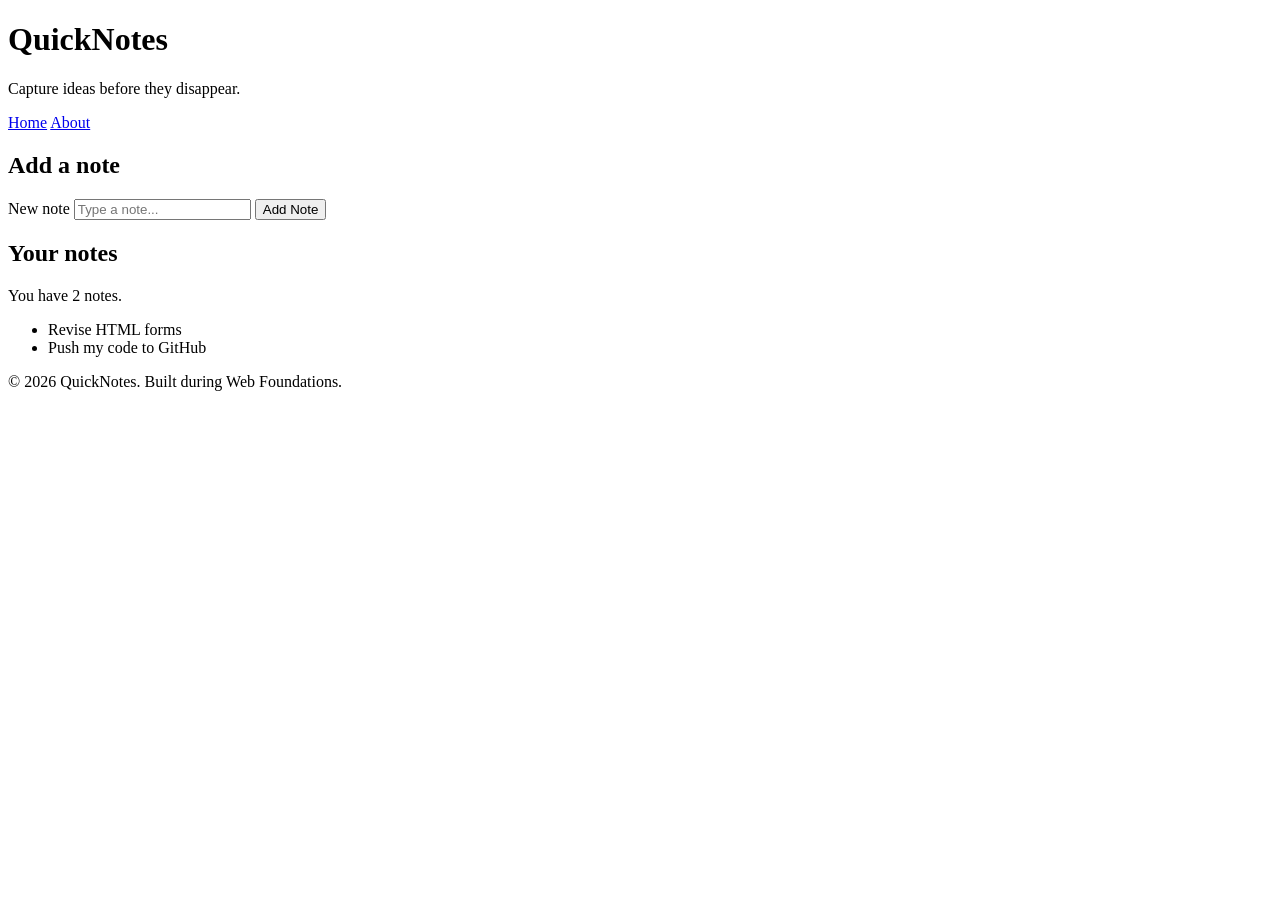
<file: day1/index.html>
<!DOCTYPE html>
<html lang="en">
  <head>
    <meta charset="UTF-8" />
    <meta name="viewport" content="width=device-width, initial-scale=1.0" />
    <title>QuickNotes</title>
  </head>

  <body>
    <header>
      <h1>QuickNotes</h1>
      <p>Capture ideas before they disappear.</p>

      <nav>
        <a href="index.html">Home</a>
        <a href="about.html">About</a>
      </nav>
    </header>

    <main>
      <section>
        <h2>Add a note</h2>
        <form id="note-form">
          <label for="note-input">New note</label>
          <input
            type="text"
            id="note-input"
            placeholder="Type a note..."
          />
          <button type="submit">Add Note</button>
        </form>
      </section>

      <section>
        <h2>Your notes</h2>
        <p id="note-count">You have 2 notes.</p>
        <ul id="notes-list">
          <li>Revise HTML forms</li>
          <li>Push my code to GitHub</li>
        </ul>
      </section>
    </main>

    <footer>
      <p>&copy; 2026 QuickNotes. Built during Web Foundations.</p>
    </footer>
  </body>
</html>
</file>
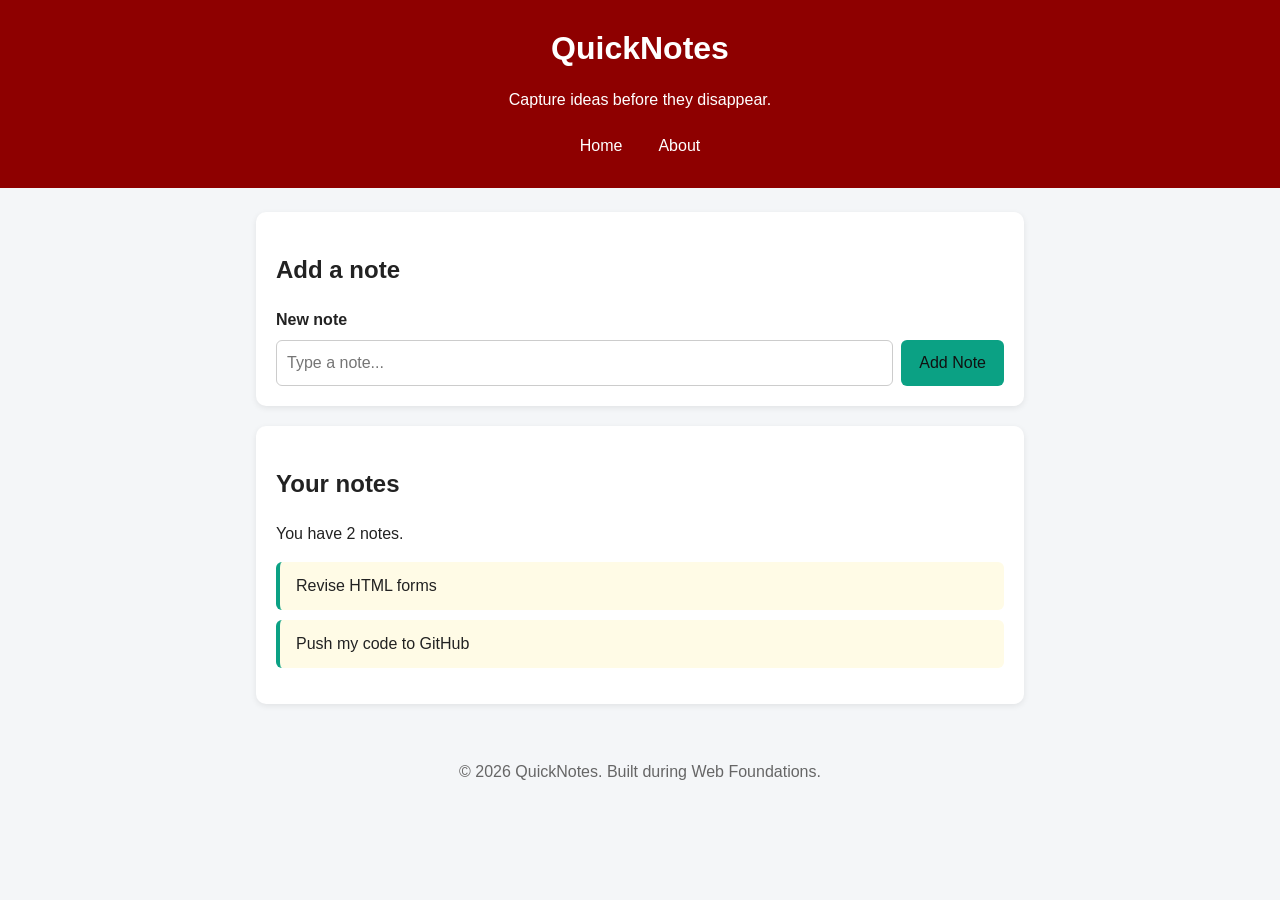
<file: day2/index.html>
<!DOCTYPE html>
<html lang="en">
  <head>
    <meta charset="UTF-8" />
    <meta name="viewport" content="width=device-width, initial-scale=1.0" />
    <title>QuickNotes</title>
    <link rel="stylesheet" href="style.css" />
  </head>

  <body>
    <header>
      <h1>QuickNotes</h1>
      <p>Capture ideas before they disappear.</p>

      <nav>
        <a href="index.html">Home</a>
        <a href="about.html">About</a>
      </nav>
    </header>

    <main>
      <section>
        <h2>Add a note</h2>
        <form id="note-form">
          <label for="note-input">New note</label>
          <input
            type="text"
            id="note-input"
            placeholder="Type a note..."
          />
          <button type="submit">Add Note</button>
        </form>
      </section>

      <section>
        <h2>Your notes</h2>
        <p id="note-count">You have 2 notes.</p>
        <ul id="notes-list">
          <li class="note">Revise HTML forms</li>
          <li class="note">Push my code to GitHub</li>
        </ul>
      </section>
    </main>

    <footer>
      <p>&copy; 2026 QuickNotes. Built during Web Foundations.</p>
    </footer>
  </body>
</html>
</file>
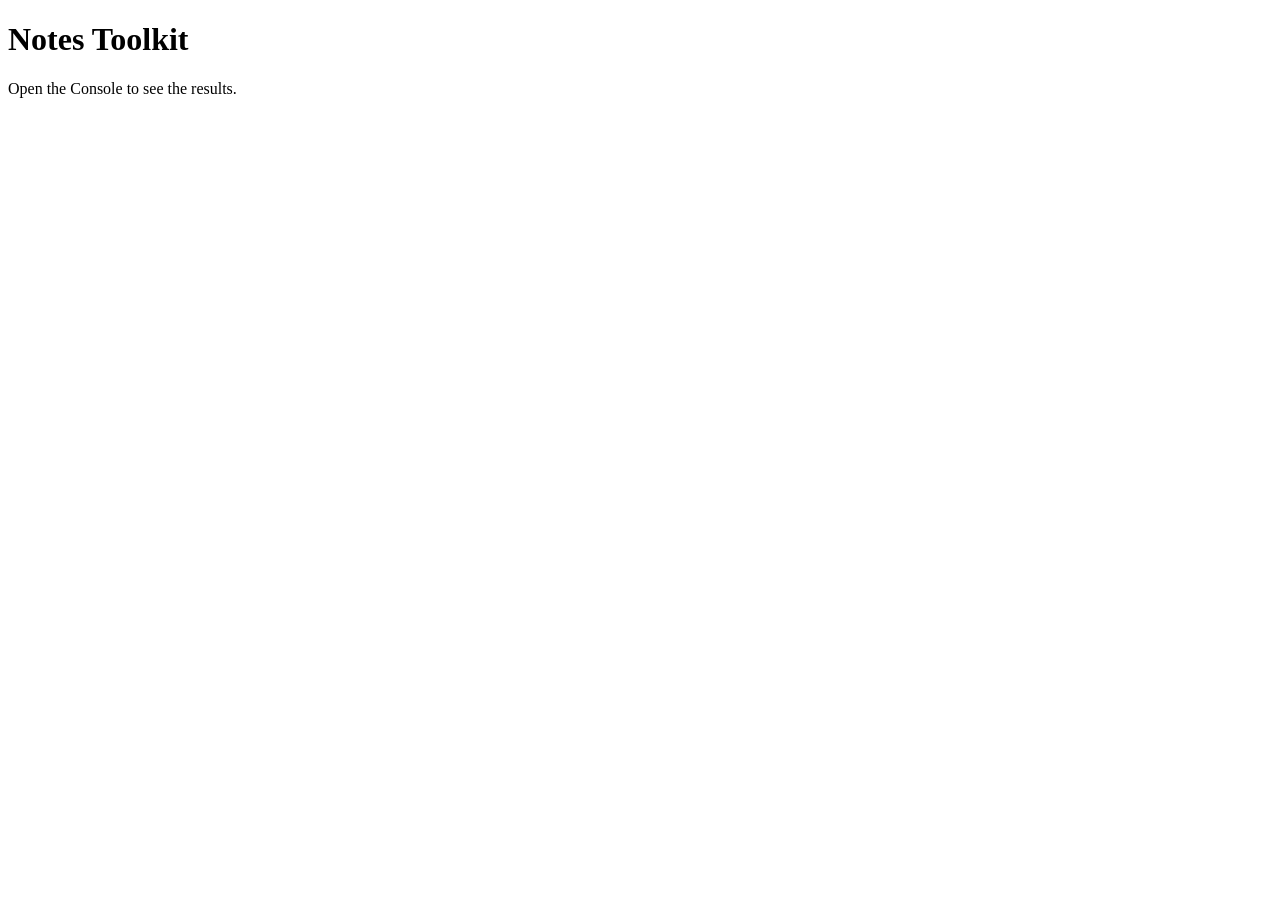
<file: day3/index.html>
<!DOCTYPE html>
<html lang="en">
  <head>
    <meta charset="UTF-8">
    <meta name="viewport" content="width=device-width, initial-scale=1.0">
    <title>Notes Toolkit</title>
    <script src="script.js" defer></script>
  </head>

  <body>
    <h1>Notes Toolkit</h1>
    <p>Open the Console to see the results.</p>
  </body>
</html>
</file>
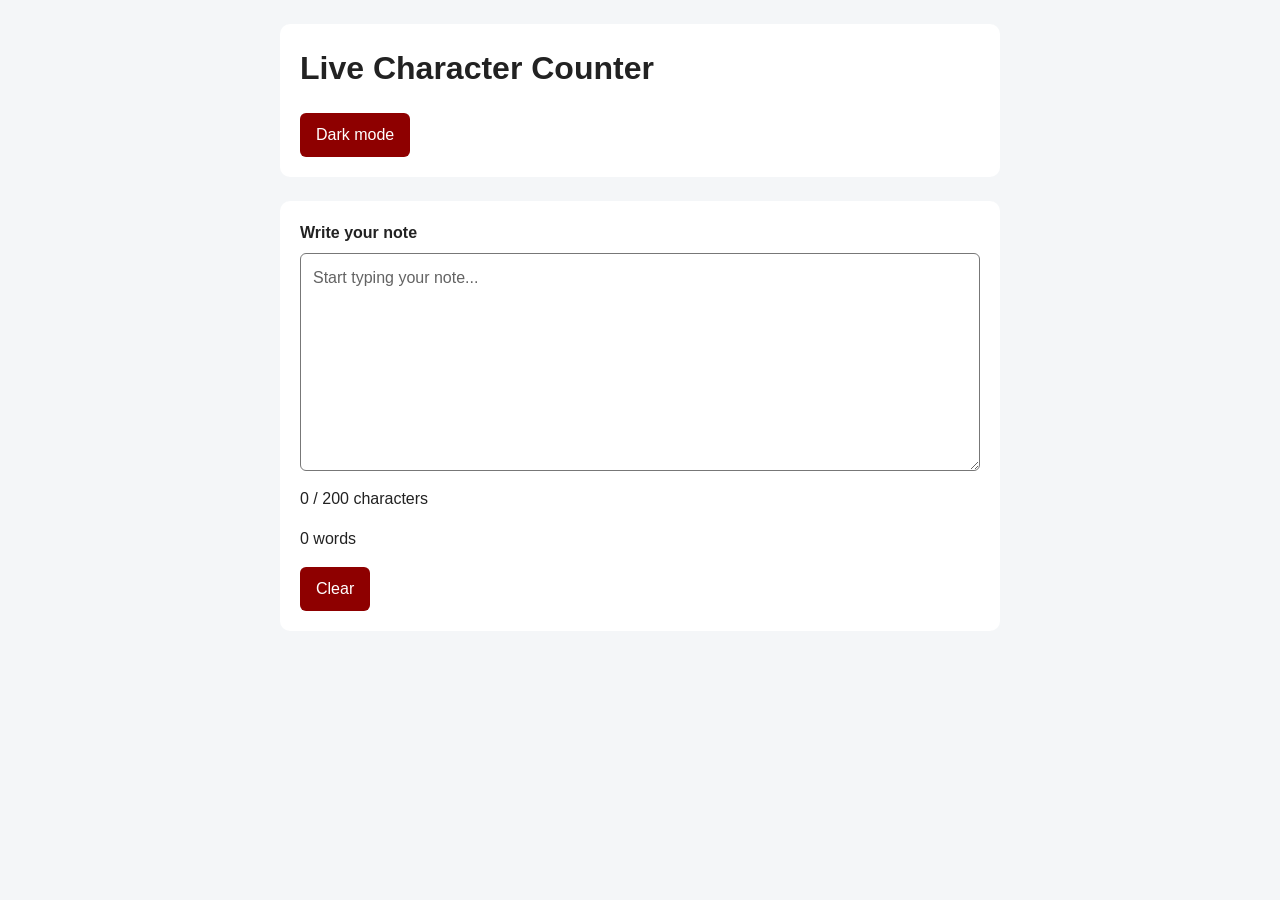
<file: day4/index.html>
<!DOCTYPE html>
<html lang="en">
  <head>
    <meta charset="UTF-8">
    <meta name="viewport" content="width=device-width, initial-scale=1.0">
    <title>Live Character Counter</title>
    <link rel="stylesheet" href="style.css">
    <script src="script.js" defer></script>
  </head>

  <body>
    <header>
      <h1>Live Character Counter</h1>
      <button type="button" id="theme-toggle">Dark mode</button>
    </header>

    <main>
      <label for="note-text">Write your note</label>
      <textarea
        id="note-text"
        name="note"
        rows="8"
        placeholder="Start typing your note..."
      ></textarea>

      <p id="char-count">0 / 200 characters</p>
      <p id="word-count">0 words</p>

      <button type="button" id="clear-btn">Clear</button>
    </main>
  </body>
</html>
</file>
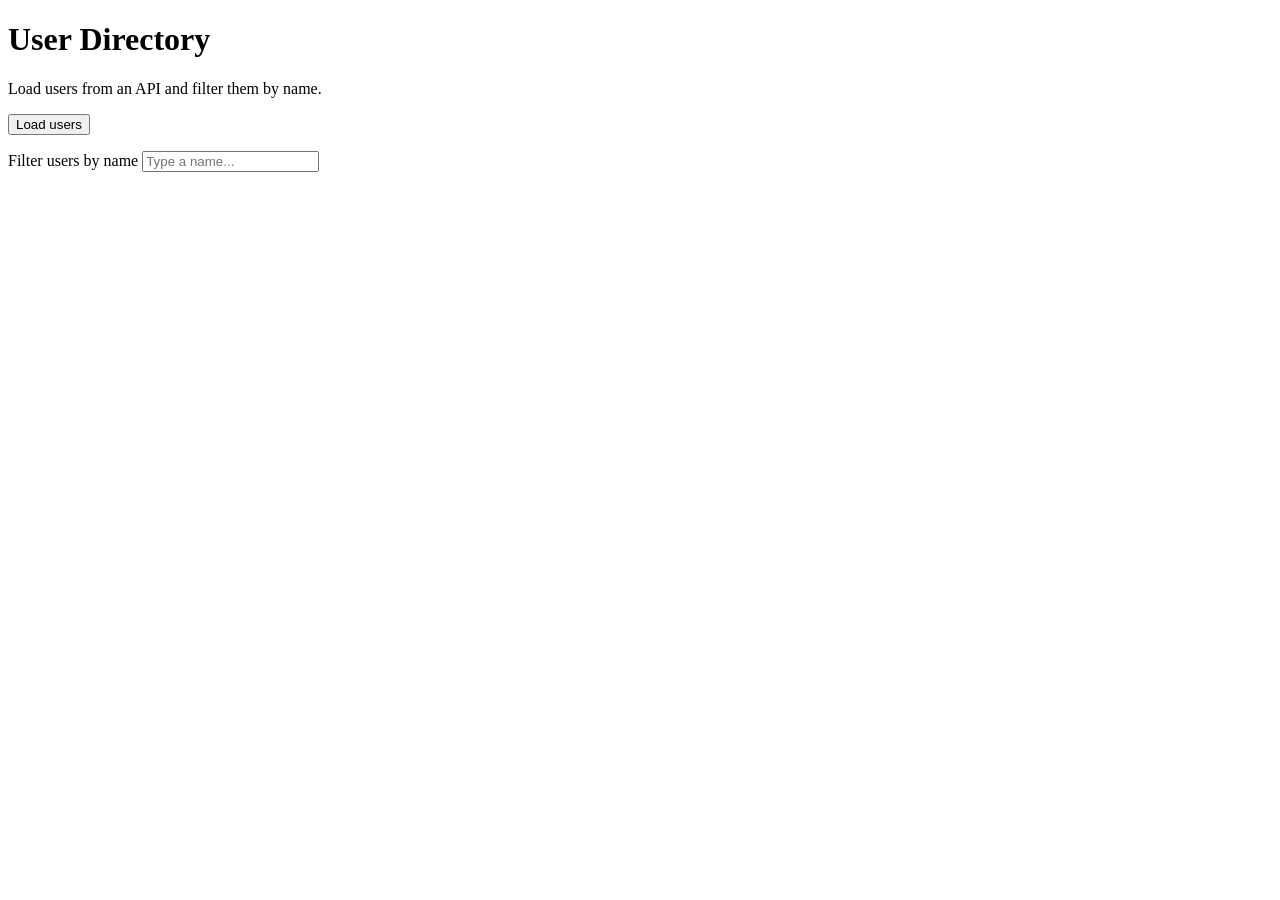
<file: day5/index.html>
<!DOCTYPE html>
<html lang="en">
  <head>
    <meta charset="UTF-8">
    <meta name="viewport" content="width=device-width, initial-scale=1.0">
    <title>User Directory</title>
    <script src="users.js" defer></script>
  </head>

  <body>
    <header>
      <h1>User Directory</h1>
      <p>Load users from an API and filter them by name.</p>
    </header>

    <main>
      <button type="button" id="load-users">Load users</button>

      <p>
        <label for="filter-input">Filter users by name</label>
        <input
          type="search"
          id="filter-input"
          placeholder="Type a name..."
        >
      </p>

      <p id="status" role="status" aria-live="polite"></p>
      <ul id="users-list"></ul>
    </main>
  </body>
</html>
</file>
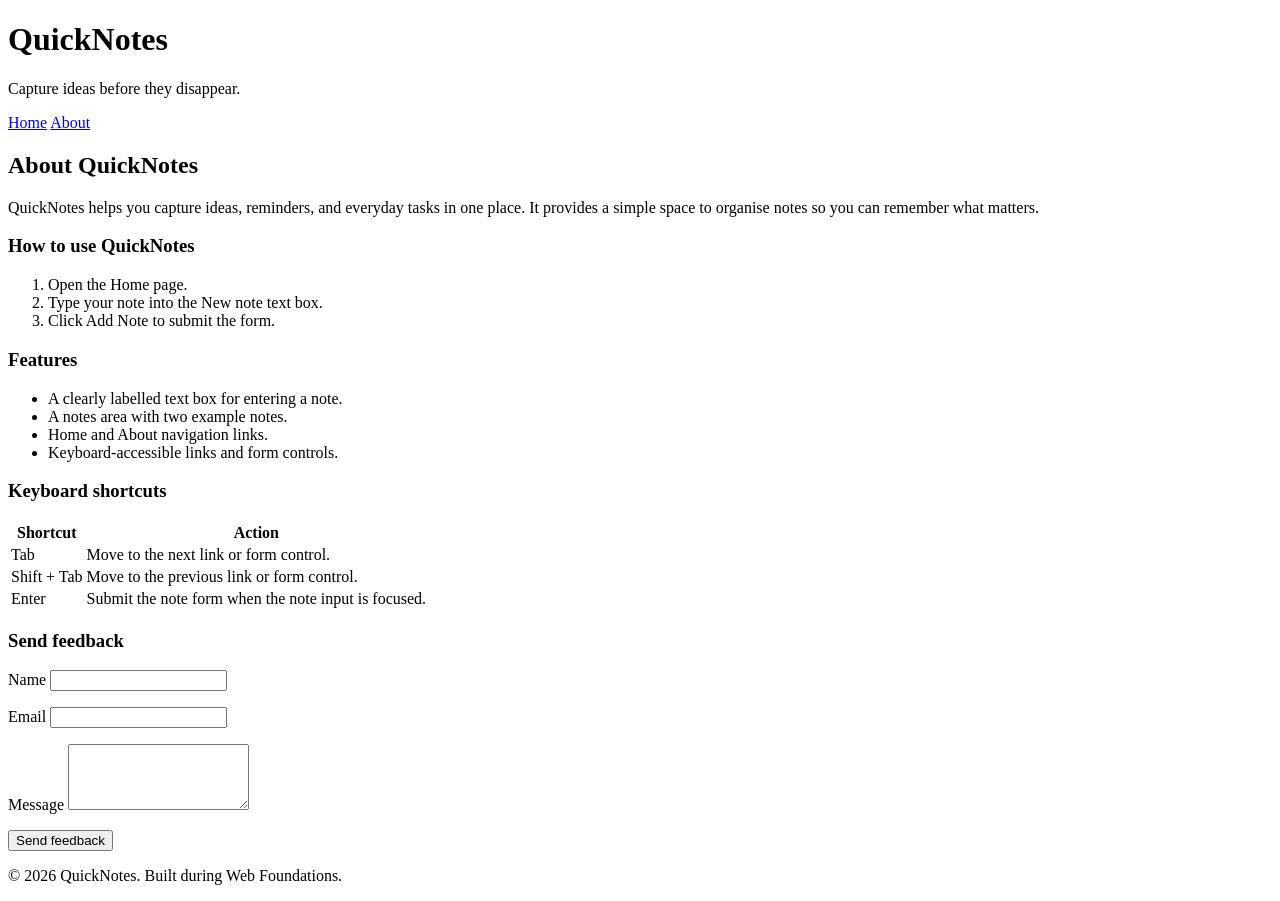
<file: day1/about.html>
<!DOCTYPE html>
<html lang="en">
  <head>
    <meta charset="UTF-8" />
    <meta name="viewport" content="width=device-width, initial-scale=1.0" />
    <title>About QuickNotes</title>
  </head>

  <body>
    <header>
      <h1>QuickNotes</h1>
      <p>Capture ideas before they disappear.</p>

      <nav>
        <a href="index.html">Home</a>
        <a href="about.html">About</a>
      </nav>
    </header>

    <main>
      <h2>About QuickNotes</h2>
      <p>
        QuickNotes helps you capture ideas, reminders, and everyday tasks in
        one place. It provides a simple space to organise notes so you can
        remember what matters.
      </p>

      <section>
        <h3>How to use QuickNotes</h3>
        <ol>
          <li>Open the Home page.</li>
          <li>Type your note into the New note text box.</li>
          <li>Click Add Note to submit the form.</li>
        </ol>
      </section>

      <section>
        <h3>Features</h3>
        <ul>
          <li>A clearly labelled text box for entering a note.</li>
          <li>A notes area with two example notes.</li>
          <li>Home and About navigation links.</li>
          <li>Keyboard-accessible links and form controls.</li>
        </ul>
      </section>

      <section>
        <h3>Keyboard shortcuts</h3>
        <table>
          <thead>
            <tr>
              <th scope="col">Shortcut</th>
              <th scope="col">Action</th>
            </tr>
          </thead>
          <tbody>
            <tr>
              <td>Tab</td>
              <td>Move to the next link or form control.</td>
            </tr>
            <tr>
              <td>Shift + Tab</td>
              <td>Move to the previous link or form control.</td>
            </tr>
            <tr>
              <td>Enter</td>
              <td>Submit the note form when the note input is focused.</td>
            </tr>
          </tbody>
        </table>
      </section>

      <section>
        <h3>Send feedback</h3>
        <form id="feedback-form">
          <p>
            <label for="feedback-name">Name</label>
            <input
              type="text"
              id="feedback-name"
              name="name"
              required
            />
          </p>

          <p>
            <label for="feedback-email">Email</label>
            <input
              type="email"
              id="feedback-email"
              name="email"
              required
            />
          </p>

          <p>
            <label for="feedback-message">Message</label>
            <textarea
              id="feedback-message"
              name="message"
              rows="4"
              required
            ></textarea>
          </p>

          <button type="submit">Send feedback</button>
        </form>
      </section>
    </main>

    <footer>
      <p>&copy; 2026 QuickNotes. Built during Web Foundations.</p>
    </footer>
  </body>
</html>
</file>
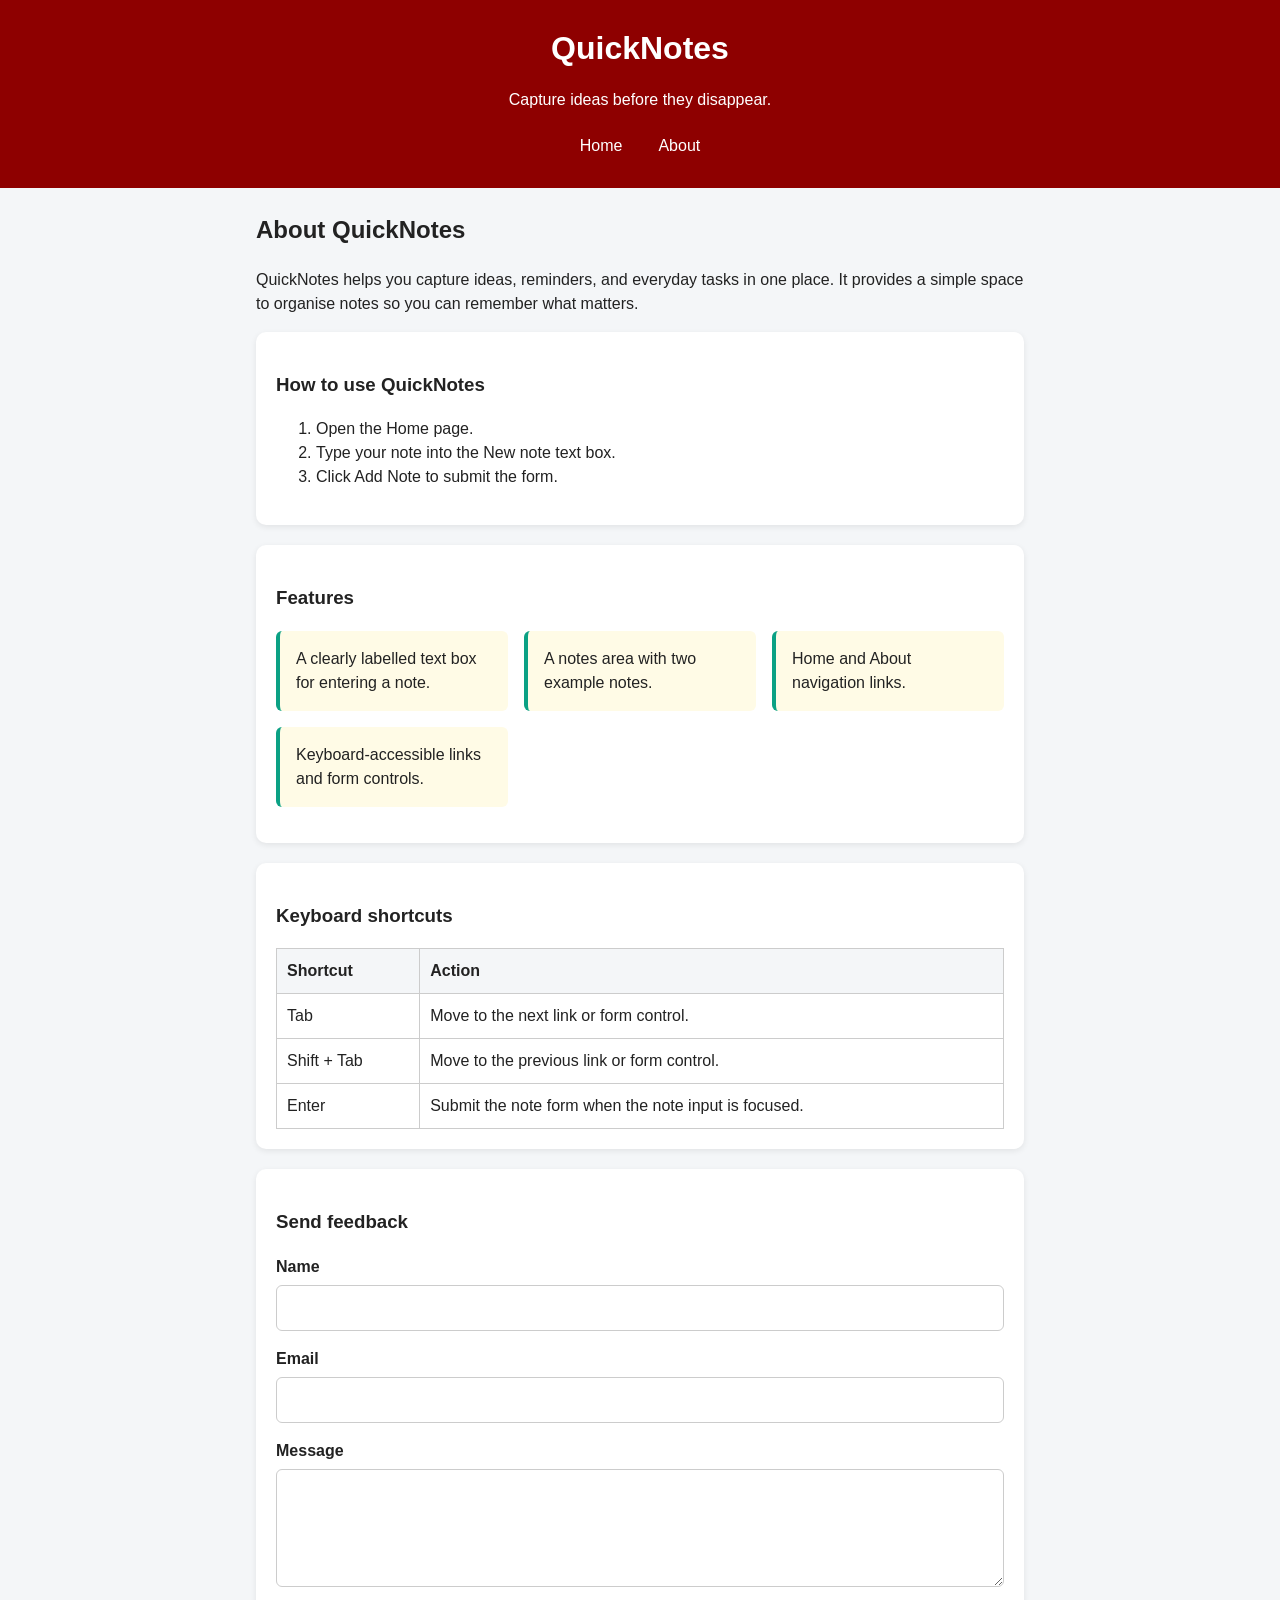
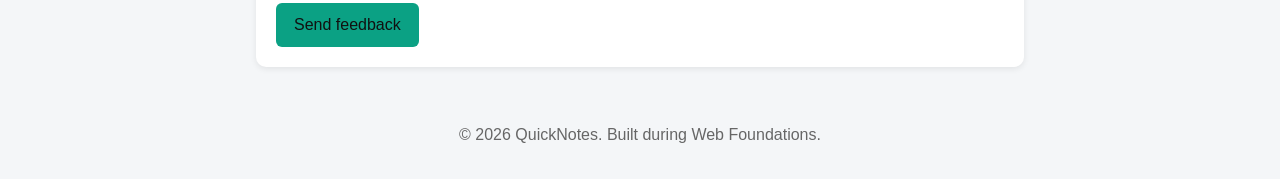
<file: day2/about.html>
<!DOCTYPE html>
<html lang="en">
  <head>
    <meta charset="UTF-8" />
    <meta name="viewport" content="width=device-width, initial-scale=1.0" />
    <title>About QuickNotes</title>
    <link rel="stylesheet" href="style.css" />
  </head>

  <body>
    <header>
      <h1>QuickNotes</h1>
      <p>Capture ideas before they disappear.</p>

      <nav>
        <a href="index.html">Home</a>
        <a href="about.html">About</a>
      </nav>
    </header>

    <main>
      <h2>About QuickNotes</h2>
      <p>
        QuickNotes helps you capture ideas, reminders, and everyday tasks in
        one place. It provides a simple space to organise notes so you can
        remember what matters.
      </p>

      <section>
        <h3>How to use QuickNotes</h3>
        <ol>
          <li>Open the Home page.</li>
          <li>Type your note into the New note text box.</li>
          <li>Click Add Note to submit the form.</li>
        </ol>
      </section>

      <section>
        <h3>Features</h3>
        <ul class="features">
          <li>A clearly labelled text box for entering a note.</li>
          <li>A notes area with two example notes.</li>
          <li>Home and About navigation links.</li>
          <li>Keyboard-accessible links and form controls.</li>
        </ul>
      </section>

      <section>
        <h3>Keyboard shortcuts</h3>
        <table>
          <thead>
            <tr>
              <th scope="col">Shortcut</th>
              <th scope="col">Action</th>
            </tr>
          </thead>
          <tbody>
            <tr>
              <td>Tab</td>
              <td>Move to the next link or form control.</td>
            </tr>
            <tr>
              <td>Shift + Tab</td>
              <td>Move to the previous link or form control.</td>
            </tr>
            <tr>
              <td>Enter</td>
              <td>Submit the note form when the note input is focused.</td>
            </tr>
          </tbody>
        </table>
      </section>

      <section>
        <h3>Send feedback</h3>
        <form id="feedback-form">
          <p>
            <label for="feedback-name">Name</label>
            <input
              type="text"
              id="feedback-name"
              name="name"
              required
            />
          </p>

          <p>
            <label for="feedback-email">Email</label>
            <input
              type="email"
              id="feedback-email"
              name="email"
              required
            />
          </p>

          <p>
            <label for="feedback-message">Message</label>
            <textarea
              id="feedback-message"
              name="message"
              rows="4"
              required
            ></textarea>
          </p>

          <button type="submit">Send feedback</button>
        </form>
      </section>
    </main>

    <footer>
      <p>&copy; 2026 QuickNotes. Built during Web Foundations.</p>
    </footer>
  </body>
</html>
</file>
<file: day2/style.css>
/* Predictable sizing for all elements */
*,
*::before,
*::after {
  box-sizing: border-box;
}

/* Base page styles */
body {
  margin: 0;
  font-family: "Segoe UI", Arial, sans-serif;
  background-color: #f4f6f8;
  color: #222;
  line-height: 1.5;
}

/* Header */
header {
  background-color: #8e0000;
  color: white;
  text-align: center;
  padding: 24px 16px;
}

header h1 {
  margin: 0;
  font-size: 2rem;
}
/* Navigation */
nav {
  display: flex;
  justify-content: center;
  gap: 16px;
}

nav a {
  color: white;
  text-decoration: none;
  padding: 6px 10px;
  border-radius: 4px;
  transition: background-color 0.2s ease;
}

nav a:hover {
  background-color: #650000;
}

nav a:focus-visible {
  outline: 2px solid white;
  outline-offset: 2px;
}
/* Main content */
main {
  max-width: 800px;
  margin: 24px auto;
  padding: 0 16px;
}

/* Section cards */
section {
  background-color: white;
  padding: 20px;
  border-radius: 10px;
  margin-bottom: 20px;
  box-shadow: 0 2px 6px rgba(0, 0, 0, 0.08);
}

/* Footer */
footer {
  text-align: center;
  color: #666;
  padding: 16px;
}

/* Responsive feature cards */
.features {
  display: grid;
  grid-template-columns: repeat(auto-fit, minmax(180px, 1fr));
  gap: 16px;
  list-style: none;
  padding: 0;
}

.features li {
  background-color: #fffbe6;
  border-left: 4px solid #0ba184;
  padding: 16px;
  border-radius: 6px;
}

/* Keyboard shortcuts table */
table {
  width: 100%;
  border-collapse: collapse;
}

th,
td {
  border: 1px solid #ccc;
  padding: 10px;
  text-align: left;
}

th {
  background-color: #f4f6f8;
}

td {
  overflow-wrap: anywhere;
}

/* Feedback form */
#feedback-form label {
  display: block;
  margin-bottom: 6px;
  font-weight: bold;
}

#feedback-form input,
#feedback-form textarea {
  display: block;
  width: 100%;
  padding: 10px;
  border: 1px solid #ccc;
  border-radius: 6px;
  font: inherit;
}

#feedback-form textarea {
  resize: vertical;
}

#feedback-form input:focus,
#feedback-form textarea:focus {
  outline: 2px solid #0ba184;
  outline-offset: 2px;
}

/* Feedback form */
#feedback-form label {
  display: block;
  margin-bottom: 6px;
  font-weight: bold;
}

#feedback-form input,
#feedback-form textarea {
  display: block;
  width: 100%;
  padding: 10px;
  border: 1px solid #ccc;
  border-radius: 6px;
  font: inherit;
}

#feedback-form textarea {
  resize: vertical;
}

#feedback-form input:focus,
#feedback-form textarea:focus {
  outline: 2px solid #0ba184;
  outline-offset: 2px;
}

/* Buttons on both pages */
button {
  background-color: #0ba184;
  color: #111;
  border: none;
  padding: 10px 18px;
  border-radius: 6px;
  font: inherit;
  cursor: pointer;
  transition: background-color 0.2s ease, transform 0.2s ease;
}

button:hover {
  background-color: #088a70;
  transform: translateY(-2px);
}

button:focus-visible {
  outline: 2px solid #222;
  outline-offset: 3px;
}

/* Home page note form */
#note-form {
  display: flex;
  flex-wrap: wrap;
  gap: 8px;
}

#note-form label {
  width: 100%;
  font-weight: bold;
}

#note-input {
  flex: 1;
  min-width: 0;
  padding: 10px;
  border: 1px solid #ccc;
  border-radius: 6px;
  font: inherit;
}

#note-input:focus {
  outline: 2px solid #0ba184;
  outline-offset: 2px;
}

/* Notes */
#notes-list {
  list-style: none;
  padding: 0;
}

.note {
  background-color: #fffbe6;
  border-left: 4px solid #0ba184;
  padding: 12px 16px;
  margin-bottom: 10px;
  border-radius: 6px;
}

/* Small screens */
@media (max-width: 600px) {
  header {
    padding: 16px 12px;
  }

  header h1 {
    font-size: 1.5rem;
  }

  #note-form {
    flex-direction: column;
  }

  #note-form label {
    width: auto;
  }

  section {
    padding: 16px;
  }
}
</file>
<file: day4/style.css>
/* Light theme colours */
:root {
  --background: #f4f6f8;
  --surface: #ffffff;
  --text: #222222;
  --border: #777777;
  --button-background: #8e0000;
  --button-text: #ffffff;
  --warning: #a64b00;
  --over: #c00000;
}

/* Dark theme overrides */
body.dark {
  --background: #121212;
  --surface: #242424;
  --text: #f5f5f5;
  --border: #aaaaaa;
  --button-background: #b52020;
  --button-text: #ffffff;
  --warning: #ffb347;
  --over: #ff8080;
}

*,
*::before,
*::after {
  box-sizing: border-box;
}

body {
  margin: 0;
  background-color: var(--background);
  color: var(--text);
  font-family: "Segoe UI", Arial, sans-serif;
  line-height: 1.5;
}

header,
main {
  max-width: 720px;
  margin: 24px auto;
  padding: 20px;
  background-color: var(--surface);
  border-radius: 10px;
}

h1 {
  margin-top: 0;
}

label {
  display: block;
  margin-bottom: 8px;
  font-weight: bold;
}

textarea {
  display: block;
  width: 100%;
  padding: 12px;
  background-color: var(--surface);
  color: var(--text);
  border: 1px solid var(--border);
  border-radius: 6px;
  font: inherit;
  resize: vertical;
}

textarea::placeholder {
  color: var(--text);
  opacity: 0.7;
}

button {
  padding: 10px 16px;
  background-color: var(--button-background);
  color: var(--button-text);
  border: none;
  border-radius: 6px;
  font: inherit;
  cursor: pointer;
}

button:hover {
  text-decoration: underline;
}

textarea:focus-visible,
button:focus-visible {
  outline: 2px solid var(--text);
  outline-offset: 3px;
}

.warning {
  color: var(--warning);
}

.over {
  color: var(--over);
  font-weight: bold;
}

@media (max-width: 600px) {
  header,
  main {
    margin: 16px;
    padding: 16px;
  }

  h1 {
    font-size: 1.5rem;
  }
}
</file>
